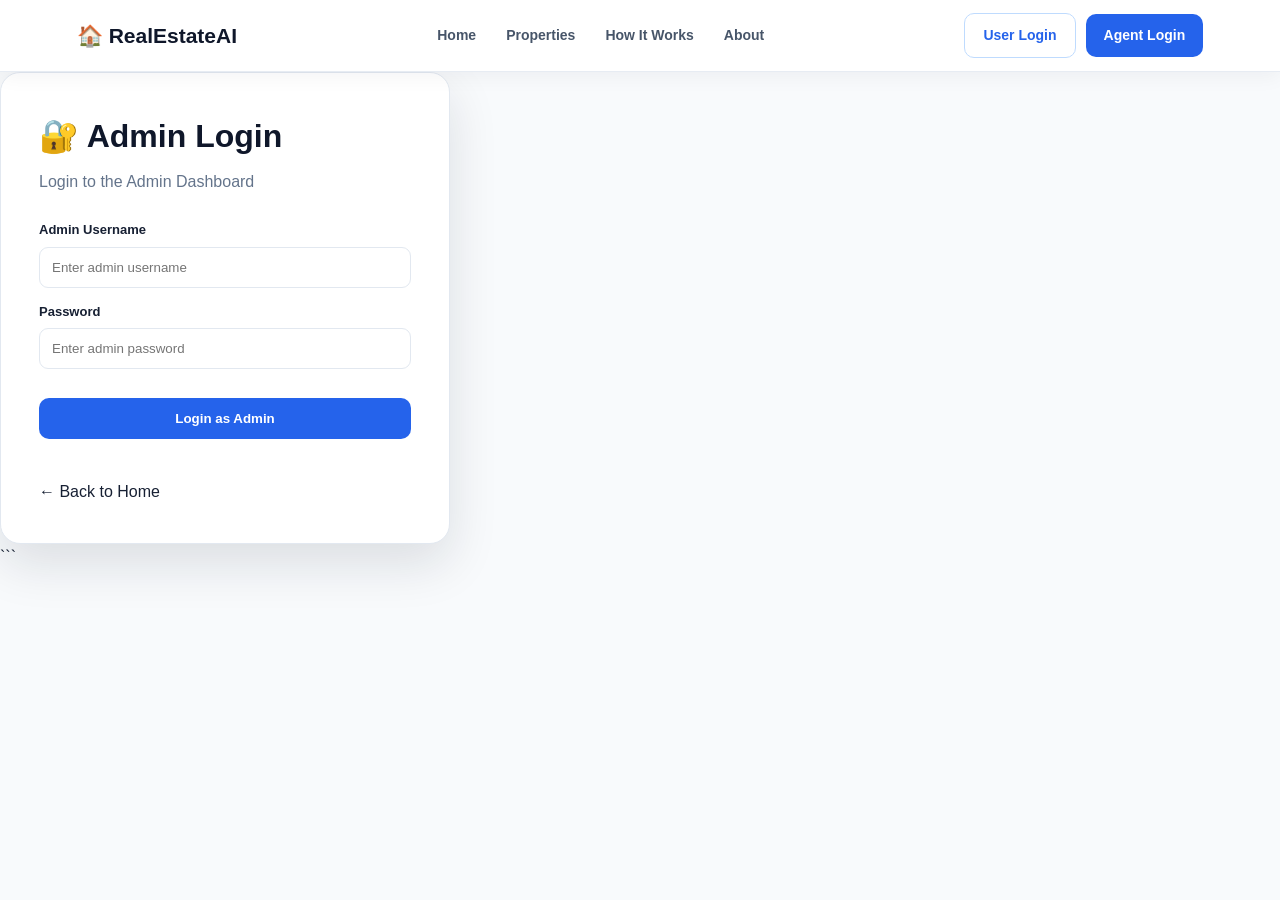
<file: pages/admin-login.html>
<!DOCTYPE html>

<html lang="en">

<head>
    <meta charset="UTF-8">
    <meta name="viewport" content="width=device-width, initial-scale=1.0">

<title>Admin Login - Real Estate AI</title>

<link rel="stylesheet" href="../css/style.css">

</head>

<body>

    <header class="main-navbar">

    <a href="/" class="home-logo">
        🏠 RealEstateAI
    </a>

    <nav>
        <a href="/">Home</a>
        <a href="/pages/properties.html">Properties</a>
        <a href="/#howItWorks">How It Works</a>
        <a href="/#about">About</a>
    </nav>

    <div class="nav-buttons">
        <a href="/pages/user-login.html" class="nav-login">
            User Login
        </a>

        <a href="/pages/agent-login.html" class="nav-register">
            Agent Login
        </a>
    </div>

</header>

<div class="auth-container">

    <div class="auth-box">

        <h1>🔐 Admin Login</h1>

        <p>Login to the Admin Dashboard</p>

        <form id="adminLoginForm">

            <div class="form-group">

                <label>Admin Username</label>

                <input
                    type="text"
                    id="adminUsername"
                    placeholder="Enter admin username"
                    required
                >

            </div>

            <div class="form-group">

                <label>Password</label>

                <input
                    type="password"
                    id="adminPassword"
                    placeholder="Enter admin password"
                    required
                >

            </div>

            <button
                type="submit"
                class="primary-btn"
                style="width:100%;">

                Login as Admin

            </button>

            <p id="adminLoginMessage"></p>

        </form>

        <br>

        <a href="../index.html">
            ← Back to Home
        </a>

    </div>

</div>


<script>

    document
        .getElementById("adminLoginForm")
        .addEventListener("submit", function(event) {

            event.preventDefault();

            const username =
                document
                .getElementById("adminUsername")
                .value
                .trim();

            const password =
                document
                .getElementById("adminPassword")
                .value;

            const message =
                document
                .getElementById("adminLoginMessage");


            // Fixed admin credentials

            if (
                username === "admin" &&
                password === "Admin@123"
            ) {

                localStorage.setItem(
                    "adminLoggedIn",
                    "true"
                );

                localStorage.setItem(
                    "adminUsername",
                    username
                );

                message.innerText =
                    "✓ Login successful!";

                message.style.color =
                    "#15803d";


                setTimeout(function() {

                    window.location.href =
                        "admin-dashboard.html";

                }, 500);

            } else {

                message.innerText =
                    "❌ Invalid admin username or password.";

                message.style.color =
                    "#dc2626";

            }

        });

</script>
```

</body>

</html>
</file>
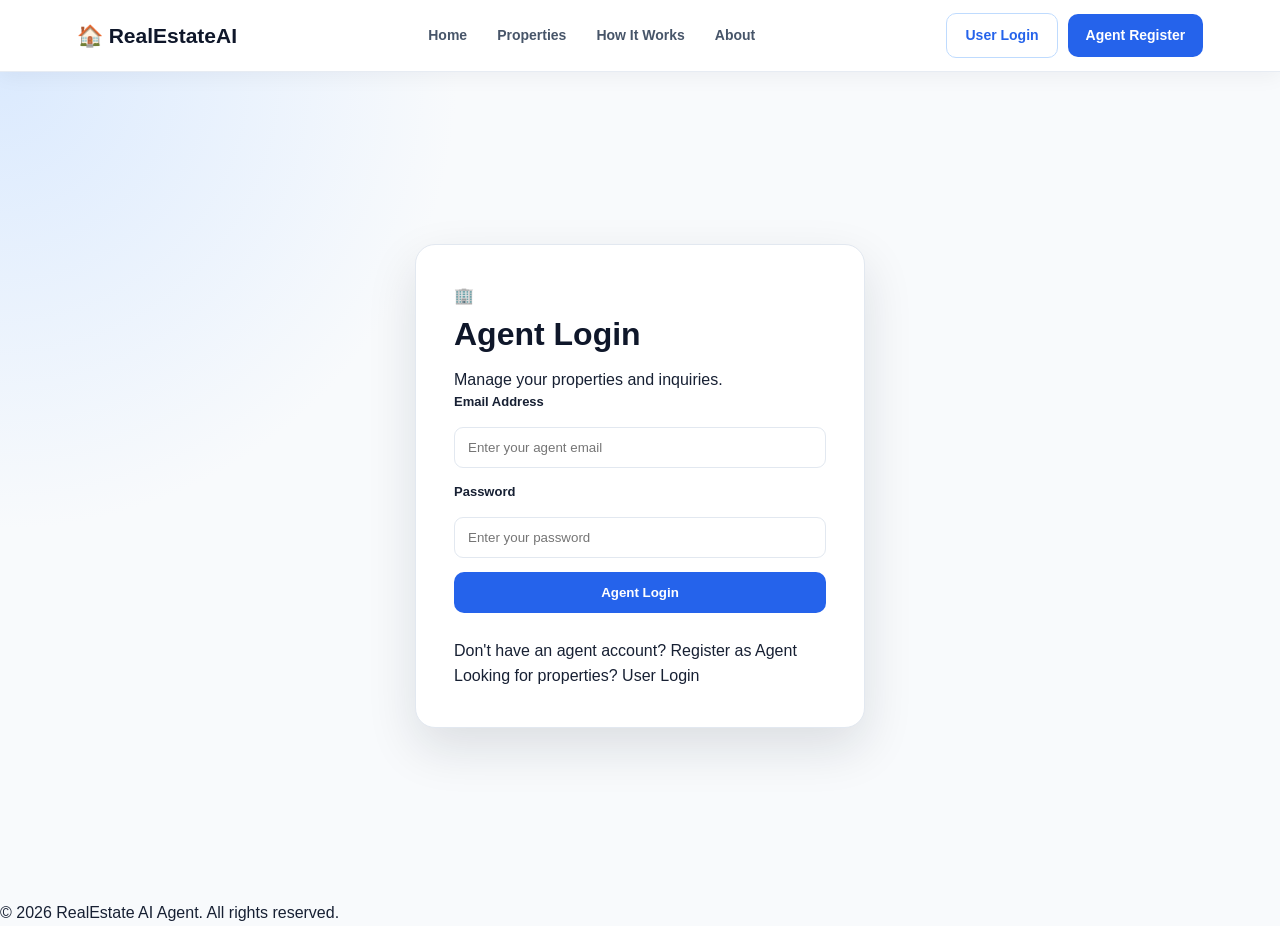
<file: pages/agent-login.html>
<!DOCTYPE html>
<html lang="en">

<head>

    <meta charset="UTF-8">
    <meta name="viewport" content="width=device-width, initial-scale=1.0">

    <title>Agent Login - RealEstate AI</title>

    <link rel="stylesheet" href="../css/style.css">

</head>

<body>

    <header class="main-navbar">

    <a href="/" class="home-logo">
        🏠 RealEstateAI
    </a>

    <nav>
        <a href="/">Home</a>
        <a href="/pages/properties.html">Properties</a>
        <a href="/#howItWorks">How It Works</a>
        <a href="/#about">About</a>
    </nav>

    <div class="nav-buttons">
        <a href="/pages/user-login.html" class="nav-login">
            User Login
        </a>

        <a href="/pages/agent-register.html" class="nav-register">
            Agent Register
        </a>
    </div>

</header>


    <!-- Agent Login -->

    <main class="auth-page">

        <div class="auth-box">

            <div class="auth-header">

                <div class="auth-icon">
                    🏢
                </div>

                <h1>Agent Login</h1>

                <p>
                    Manage your properties and inquiries.
                </p>

            </div>


            <form id="agentLoginForm">

                <label for="agentEmail">
                    Email Address
                </label>

                <input
                    type="email"
                    id="agentEmail"
                    placeholder="Enter your agent email"
                    required
                >


                <label for="agentPassword">
                    Password
                </label>

                <input
                    type="password"
                    id="agentPassword"
                    placeholder="Enter your password"
                    required
                >


                <button type="submit" class="auth-button">
                    Agent Login
                </button>

            </form>


            <p id="agentLoginMessage"></p>


            <div class="auth-footer">

                <p>
                    Don't have an agent account?
                    <a href="agent-register.html">
                        Register as Agent
                    </a>
                </p>

                <p>
                    Looking for properties?
                    <a href="user-login.html">
                        User Login
                    </a>
                </p>

            </div>

        </div>

    </main>


    <footer>

        <p>
            © 2026 RealEstate AI Agent. All rights reserved.
        </p>

    </footer>


    <script>

document
    .getElementById("agentLoginForm")
    .addEventListener("submit", async function(event) {

        event.preventDefault();


        const email =
            document
            .getElementById("agentEmail")
            .value
            .trim();


        const password =
            document
            .getElementById("agentPassword")
            .value;


        const message =
            document
            .getElementById("agentLoginMessage");


        message.innerText =
            "Logging in...";

        message.style.color =
            "#2563eb";


        try {

            const response =
                await fetch(
                    "/api/agent-login",
                    {
                        method: "POST",

                        headers: {
                            "Content-Type":
                                "application/json"
                        },

                        body: JSON.stringify({

                            email: email,

                            password: password

                        })
                    }
                );


            const result =
                await response.json();


            if (result.success) {

                // Save agent login

                localStorage.setItem(
                    "agentLoggedIn",
                    "true"
                );


                localStorage.setItem(
                    "agentName",
                    result.agent.name
                );


                localStorage.setItem(
                    "agentEmail",
                    result.agent.email
                );


                localStorage.setItem(
                    "agentAgency",
                    result.agent.agency
                );


                message.innerText =
                    "✓ Login successful!";

                message.style.color =
                    "#15803d";


                setTimeout(function() {

                    window.location.href =
                        "agent-dashboard.html";

                }, 700);


            } else {

                message.innerText =
                    result.message;

                message.style.color =
                    "#dc2626";

            }


        } catch (error) {

            console.error(error);

            message.innerText =
                "Unable to connect to the server.";

            message.style.color =
                "#dc2626";

        }

    });

</script>

</body>

</html>
</file>
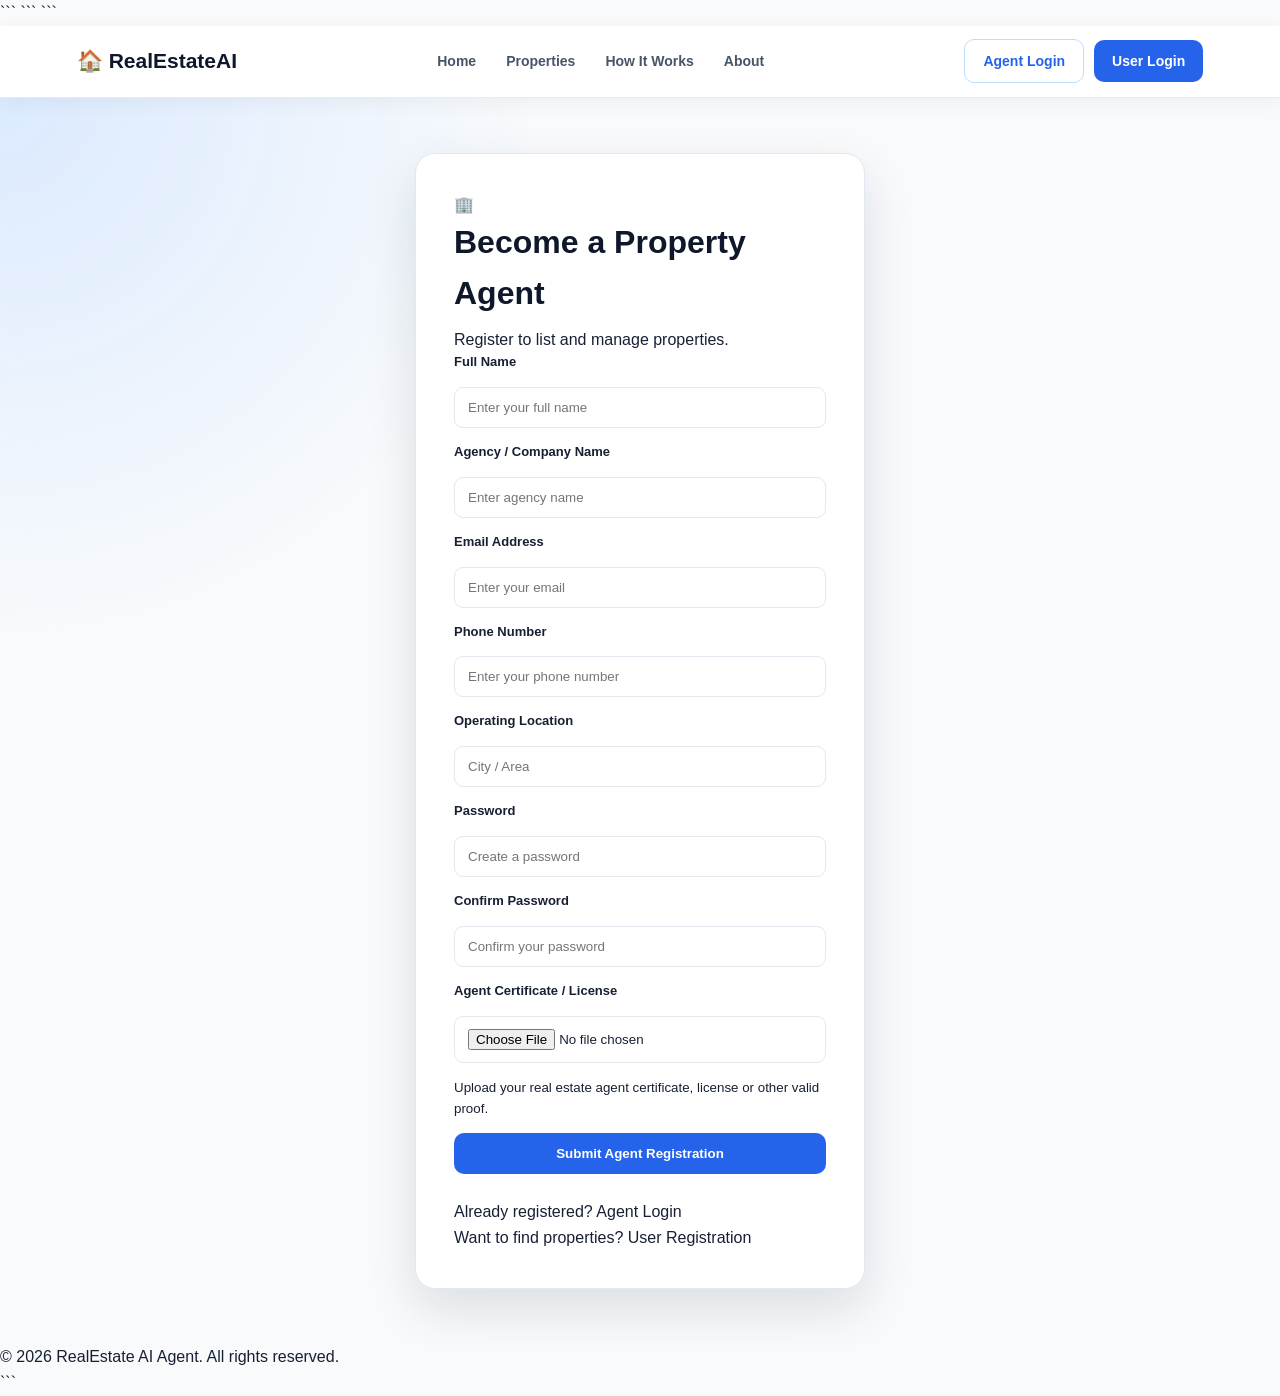
<file: pages/agent-register.html>
<!DOCTYPE html>

<html lang="en">

<head>

```
<meta charset="UTF-8">
<meta name="viewport" content="width=device-width, initial-scale=1.0">

<title>Agent Registration - RealEstate AI</title>

<link rel="stylesheet" href="../css/style.css">
```

</head>

<body>

```
<!-- Navigation -->

<header class="main-navbar">

    <a href="/" class="home-logo">
        🏠 RealEstateAI
    </a>

    <nav>
        <a href="/">Home</a>
        <a href="/pages/properties.html">Properties</a>
        <a href="/#howItWorks">How It Works</a>
        <a href="/#about">About</a>
    </nav>

    <div class="nav-buttons">
        <a href="/pages/agent-login.html" class="nav-login">
            Agent Login
        </a>

        <a href="/pages/user-login.html" class="nav-register">
            User Login
        </a>
    </div>

</header>


<!-- Agent Registration -->

<main class="auth-page">

    <div class="auth-box">

        <div class="auth-header">

            <div class="auth-icon">
                🏢
            </div>

            <h1>Become a Property Agent</h1>

            <p>
                Register to list and manage properties.
            </p>

        </div>


        <form
            id="agentRegisterForm"
            enctype="multipart/form-data"
        >

            <label for="agentName">
                Full Name
            </label>

            <input
                type="text"
                id="agentName"
                placeholder="Enter your full name"
                required
            >


            <label for="agencyName">
                Agency / Company Name
            </label>

            <input
                type="text"
                id="agencyName"
                placeholder="Enter agency name"
                required
            >


            <label for="agentEmailRegister">
                Email Address
            </label>

            <input
                type="email"
                id="agentEmailRegister"
                placeholder="Enter your email"
                required
            >


            <label for="agentPhone">
                Phone Number
            </label>

            <input
                type="tel"
                id="agentPhone"
                placeholder="Enter your phone number"
                required
            >


            <label for="agentLocation">
                Operating Location
            </label>

            <input
                type="text"
                id="agentLocation"
                placeholder="City / Area"
                required
            >


            <label for="agentPasswordRegister">
                Password
            </label>

            <input
                type="password"
                id="agentPasswordRegister"
                placeholder="Create a password"
                required
            >


            <label for="agentConfirmPassword">
                Confirm Password
            </label>

            <input
                type="password"
                id="agentConfirmPassword"
                placeholder="Confirm your password"
                required
            >


            <!-- Agent Certificate -->

            <label for="agentCertificate">
                Agent Certificate / License
            </label>

            <input
                type="file"
                id="agentCertificate"
                accept=".pdf,.jpg,.jpeg,.png"
                required
            >

            <small>
                Upload your real estate agent certificate,
                license or other valid proof.
            </small>


            <button
                type="submit"
                class="auth-button"
            >

                Submit Agent Registration

            </button>

        </form>


        <p id="agentRegisterMessage"></p>


        <div class="auth-footer">

            <p>
                Already registered?

                <a href="agent-login.html">
                    Agent Login
                </a>
            </p>

            <p>
                Want to find properties?

                <a href="user-register.html">
                    User Registration
                </a>
            </p>

        </div>

    </div>

</main>


<footer>

    <p>
        © 2026 RealEstate AI Agent. All rights reserved.
    </p>

</footer>


<script>

    document
        .getElementById("agentRegisterForm")
        .addEventListener("submit", async function(event) {

            event.preventDefault();


            const name =
                document.getElementById("agentName").value.trim();

            const agency =
                document.getElementById("agencyName").value.trim();

            const email =
                document.getElementById("agentEmailRegister").value.trim();

            const phone =
                document.getElementById("agentPhone").value.trim();

            const location =
                document.getElementById("agentLocation").value.trim();

            const password =
                document.getElementById("agentPasswordRegister").value;

            const confirmPassword =
                document.getElementById("agentConfirmPassword").value;

            const certificate =
                document.getElementById("agentCertificate").files[0];

            const message =
                document.getElementById("agentRegisterMessage");


            if (password !== confirmPassword) {

                message.innerText =
                    "❌ Passwords do not match.";

                message.style.color =
                    "#dc2626";

                return;
            }


            if (!certificate) {

                message.innerText =
                    "❌ Please upload your agent certificate.";

                message.style.color =
                    "#dc2626";

                return;
            }


            message.innerText =
                "Submitting agent registration...";

            message.style.color =
                "#2563eb";


            try {

                const formData =
                    new FormData();

                formData.append(
                    "name",
                    name
                );

                formData.append(
                    "agency",
                    agency
                );

                formData.append(
                    "email",
                    email
                );

                formData.append(
                    "phone",
                    phone
                );

                formData.append(
                    "location",
                    location
                );

                formData.append(
                    "password",
                    password
                );

                formData.append(
                    "certificate",
                    certificate
                );


                const response =
                    await fetch(
                        "/api/agent-register",
                        {
                            method: "POST",
                            body: formData
                        }
                    );


                const result =
                    await response.json();


                if (result.success) {

                    message.innerText =
                        "✓ Registration submitted successfully! Your account is pending admin approval.";

                    message.style.color =
                        "#15803d";


                    document
                        .getElementById("agentRegisterForm")
                        .reset();


                } else {

                    message.innerText =
                        result.message ||
                        "Registration failed.";

                    message.style.color =
                        "#dc2626";

                }


            } catch (error) {

                console.error(error);

                message.innerText =
                    "Unable to connect to the server.";

                message.style.color =
                    "#dc2626";

            }

        });

</script>
```

</body>

</html>
</file>
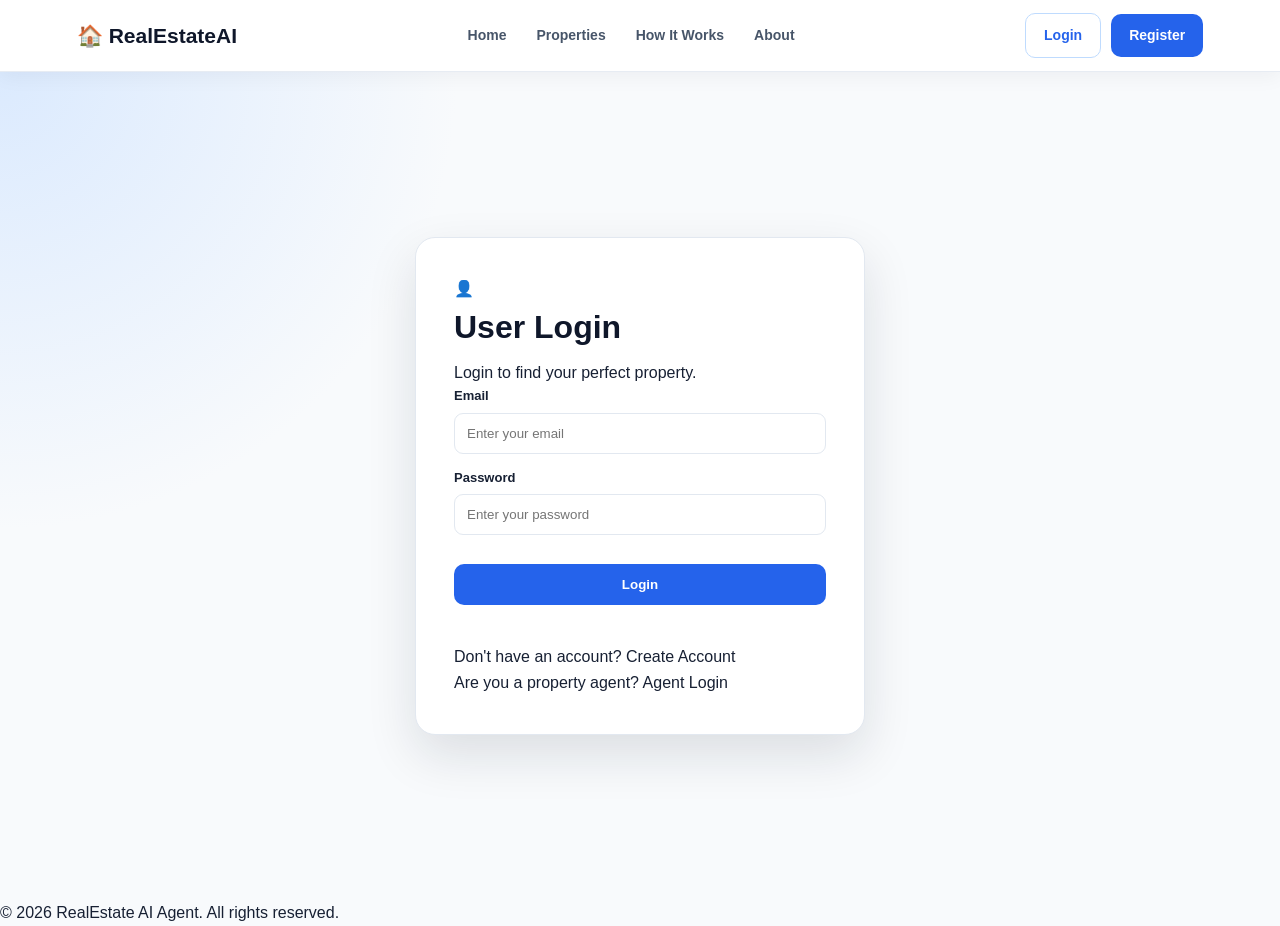
<file: pages/user-login.html>
<!DOCTYPE html>
<html lang="en">

<head>

    <meta charset="UTF-8">
    <meta name="viewport" content="width=device-width, initial-scale=1.0">

    <title>User Login - RealEstate AI</title>

    <link rel="stylesheet" href="../css/style.css">

</head>

<body>

    <header class="main-navbar">

    <a href="/" class="home-logo">
        🏠 RealEstateAI
    </a>

    <nav>
        <a href="/">Home</a>
        <a href="/pages/properties.html">Properties</a>
        <a href="/#howItWorks">How It Works</a>
        <a href="/#about">About</a>
    </nav>

    <div class="nav-buttons">
        <a href="/pages/user-login.html" class="nav-login">
            Login
        </a>

        <a href="/pages/user-register.html" class="nav-register">
            Register
        </a>
    </div>

</header>

    <!-- Login -->

    <main class="auth-page">

        <div class="auth-box">

            <div class="auth-header">

                <div class="auth-icon">
                    👤
                </div>

                <h1>User Login</h1>

                <p>
                    Login to find your perfect property.
                </p>

            </div>


            <form id="userLoginForm">

    <div class="form-group">

        <label>
            Email
        </label>

        <input
            type="email"
            id="userLoginEmail"
            placeholder="Enter your email"
            required>

    </div>


    <div class="form-group">

        <label>
            Password
        </label>

        <input
            type="password"
            id="userLoginPassword"
            placeholder="Enter your password"
            required>

    </div>


    <button
        type="submit"
        class="primary-btn">

        Login

    </button>


    <p id="userLoginMessage"></p>

</form>


            <p id="userLoginMessage"></p>


            <div class="auth-footer">

                <p>
                    Don't have an account?
                    <a href="user-register.html">
                        Create Account
                    </a>
                </p>

                <p>
                    Are you a property agent?
                    <a href="agent-login.html">
                        Agent Login
                    </a>
                </p>

            </div>

        </div>

    </main>


    <footer>

        <p>
            © 2026 RealEstate AI Agent. All rights reserved.
        </p>

    </footer>


    <script>
document.getElementById("userLoginForm").addEventListener("submit", async function(event) {

    event.preventDefault();

    const email =
        document.getElementById("userLoginEmail").value.trim();

    const password =
        document.getElementById("userLoginPassword").value;

    const message =
        document.getElementById("userLoginMessage");

    message.innerText = "Checking your account...";
    message.style.color = "#2563eb";

    try {

        const response = await fetch("/api/login", {
            method: "POST",
            headers: {
                "Content-Type": "application/json"
            },
            body: JSON.stringify({
                email: email,
                password: password
            })
        });

        const result = await response.json();

        if (result.success) {

            message.innerText = "✓ Login successful!";
            message.style.color = "green";

            localStorage.setItem("loggedInUser", "true");
            localStorage.setItem("loggedInUserName", result.user.name);

            setTimeout(function() {
                window.location.href = "user-dashboard.html";
            }, 800);

        } else {

            message.innerText = result.message;
            message.style.color = "red";
        }

    } catch (error) {

        console.error(error);

        message.innerText =
            "Unable to connect to the server.";

        message.style.color = "red";
    }

});
</script>

</body>

</html>
</file>
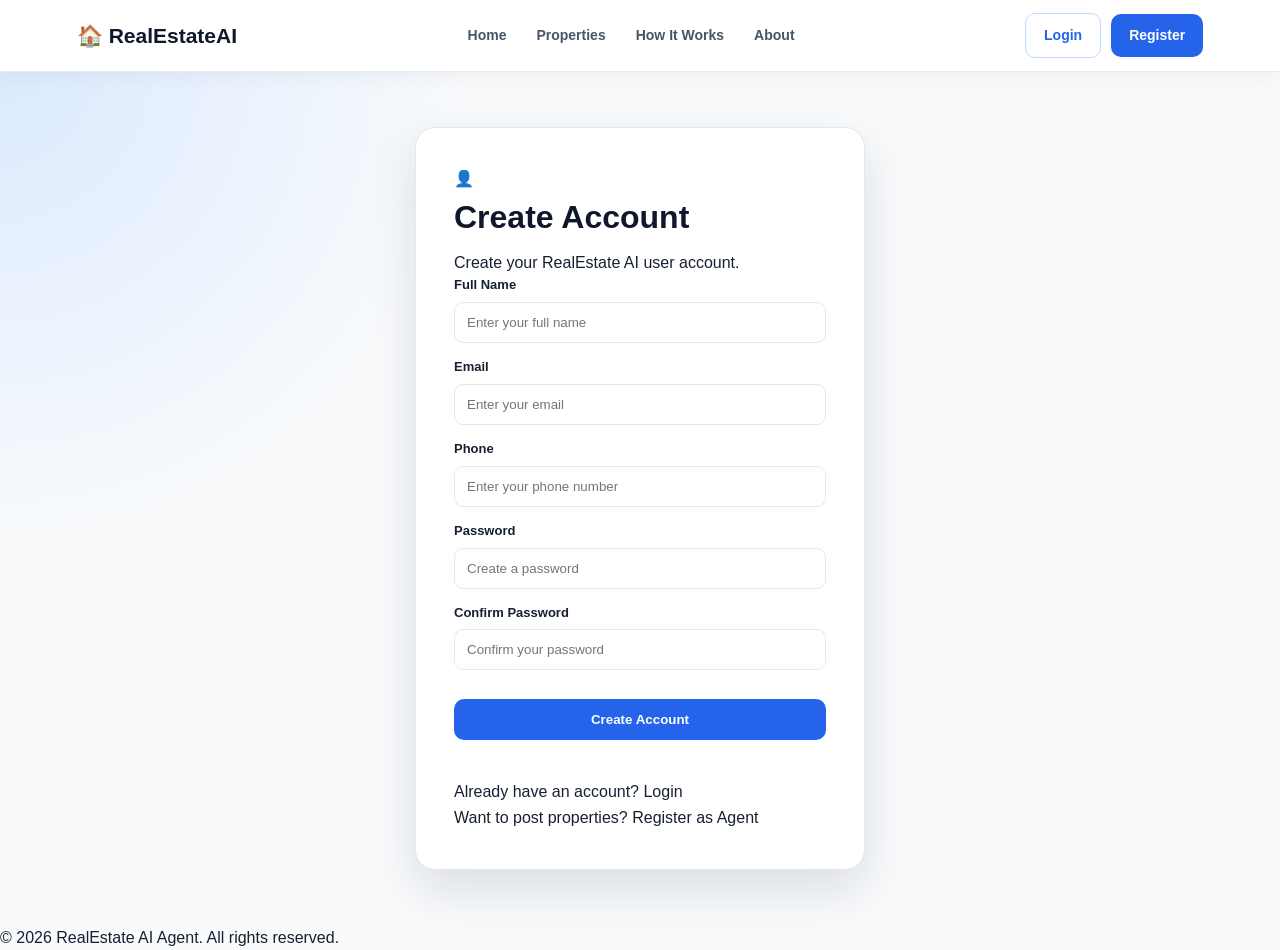
<file: pages/user-register.html>
<!DOCTYPE html>
<html lang="en">

<head>

    <meta charset="UTF-8">
    <meta name="viewport" content="width=device-width, initial-scale=1.0">

    <title>User Registration - RealEstate AI</title>

    <link rel="stylesheet" href="../css/style.css">

</head>

<body>

    <header class="main-navbar">

    <a href="/" class="home-logo">
        🏠 RealEstateAI
    </a>

    <nav>
        <a href="/">Home</a>
        <a href="/pages/properties.html">Properties</a>
        <a href="/#howItWorks">How It Works</a>
        <a href="/#about">About</a>
    </nav>

    <div class="nav-buttons">
        <a href="/pages/user-login.html" class="nav-login">
            Login
        </a>

        <a href="/pages/user-register.html" class="nav-register">
            Register
        </a>
    </div>

</header>


    <!-- Registration -->

    <main class="auth-page">

        <div class="auth-box">

            <div class="auth-header">

                <div class="auth-icon">
                    👤
                </div>

                <h1>Create Account</h1>

                <p>
                    Create your RealEstate AI user account.
                </p>

            </div>


            <form id="userRegisterForm">

    <div class="form-group">
        <label>Full Name</label>
        <input type="text" id="registerName"
               placeholder="Enter your full name" required>
    </div>

    <div class="form-group">
        <label>Email</label>
        <input type="email" id="registerEmail"
               placeholder="Enter your email" required>
    </div>

    <div class="form-group">
        <label>Phone</label>
        <input type="tel" id="registerPhone"
               placeholder="Enter your phone number" required>
    </div>

    <div class="form-group">
        <label>Password</label>
        <input type="password" id="registerPassword"
               placeholder="Create a password" required>
    </div>

    <div class="form-group">
        <label>Confirm Password</label>
        <input type="password" id="registerConfirmPassword"
               placeholder="Confirm your password" required>
    </div>

    <button type="submit" class="primary-btn">
        Create Account
    </button>

    <p id="registerMessage"></p>

</form>


            <p id="registerMessage"></p>


            <div class="auth-footer">

                <p>
                    Already have an account?
                    <a href="user-login.html">
                        Login
                    </a>
                </p>

                <p>
                    Want to post properties?
                    <a href="agent-register.html">
                        Register as Agent
                    </a>
                </p>

            </div>

        </div>

    </main>


    <footer>

        <p>
            © 2026 RealEstate AI Agent. All rights reserved.
        </p>

    </footer>


<script>
document.getElementById("userRegisterForm").addEventListener("submit", async function(event) {

    event.preventDefault();

    const message = document.getElementById("registerMessage");

    const name = document.getElementById("registerName").value.trim();
    const email = document.getElementById("registerEmail").value.trim();
    const phone = document.getElementById("registerPhone").value.trim();
    const password = document.getElementById("registerPassword").value;
    const confirmPassword = document.getElementById("registerConfirmPassword").value;

    if (password !== confirmPassword) {
        message.innerText = "Passwords do not match.";
        message.style.color = "red";
        return;
    }

    message.innerText = "Creating your account...";
    message.style.color = "#2563eb";

    try {

        const response = await fetch("/api/register", {
            method: "POST",
            headers: {
                "Content-Type": "application/json"
            },
            body: JSON.stringify({
                name: name,
                email: email,
                phone: phone,
                password: password
            })
        });

        const result = await response.json();

        if (result.success) {

            message.innerText = "✓ Account created successfully!";
            message.style.color = "green";

            setTimeout(function() {
                window.location.href = "user-login.html";
            }, 1000);

        } else {

            message.innerText = result.message;
            message.style.color = "red";
        }

    } catch (error) {

        console.error(error);

        message.innerText = "Unable to connect to the server.";
        message.style.color = "red";
    }

});
</script>

</body>

</html>
</file>
<file: css/style.css>
/* =========================================================
REALESTATEAI - COMPLETE APPLICATION CSS
Modern Blue / White Real Estate Theme
========================================================= */

* {
  margin: 0;
  padding: 0;
  box-sizing: border-box;
  }

:root {
--primary: #2563eb;
--primary-dark: #1d4ed8;
--primary-light: #eff6ff;
--secondary: #0f172a;
--text: #172033;
--muted: #64748b;
--light: #f8fafc;
--border: #e2e8f0;
--white: #ffffff;
--success: #16a34a;
--danger: #dc2626;
--warning: #d97706;
--shadow: 0 10px 30px rgba(15, 23, 42, 0.08);
--shadow-lg: 0 20px 50px rgba(15, 23, 42, 0.12);
--radius: 16px;
}

html {
scroll-behavior: smooth;
}

body {
font-family: Arial, Helvetica, sans-serif;
background: var(--light);
color: var(--text);
line-height: 1.6;
}

a {
color: inherit;
text-decoration: none;
}

button,
input,
textarea,
select {
font-family: inherit;
}

button {
cursor: pointer;
}

img {
max-width: 100%;
}

/* =========================================================
NAVBAR
========================================================= */

.main-navbar {
width: 100%;
min-height: 72px;
padding: 0 6%;
display: flex;
align-items: center;
justify-content: space-between;
gap: 25px;


background: rgba(255,255,255,0.94);
backdrop-filter: blur(15px);

border-bottom: 1px solid rgba(226,232,240,0.8);

position: sticky;
top: 0;
z-index: 1000;

box-shadow: 0 4px 20px rgba(15,23,42,0.05);


}

.home-logo {
font-size: 21px;
font-weight: 800;
color: var(--secondary);
white-space: nowrap;
}

.main-navbar nav {
display: flex;
align-items: center;
gap: 30px;
}

.main-navbar nav a {
color: #475569;
font-size: 14px;
font-weight: 600;
transition: 0.25s;
position: relative;
}

.main-navbar nav a:hover {
color: var(--primary);
}

.main-navbar nav a::after {
content: "";
position: absolute;
width: 0;
height: 2px;
background: var(--primary);
left: 0;
bottom: -7px;
transition: 0.25s;
}

.main-navbar nav a:hover::after {
width: 100%;
}

.nav-buttons {
display: flex;
align-items: center;
gap: 10px;
}

.nav-login,
.nav-register {
padding: 10px 18px;
border-radius: 10px;
font-size: 14px;
font-weight: 700;
transition: 0.25s;
}

.nav-login {
color: var(--primary);
border: 1px solid #bfdbfe;
background: #fff;
}

.nav-register {
background: var(--primary);
color: white;
}

.nav-login:hover,
.nav-register:hover {
transform: translateY(-2px);
}

.nav-register:hover {
background: var(--primary-dark);
}

/* =========================================================
HERO
========================================================= */

.home-hero {
min-height: 610px;
padding: 80px 7%;
display: grid;
grid-template-columns: 1fr 1fr;
align-items: center;
gap: 60px;


background:
    radial-gradient(circle at 80% 20%, #dbeafe 0, transparent 35%),
    linear-gradient(135deg, #f8fbff, #eef6ff);


}

.hero-content {
max-width: 650px;
}

.hero-tag {
display: inline-flex;
align-items: center;
padding: 7px 13px;
border-radius: 30px;
background: #dbeafe;
color: var(--primary-dark);
font-size: 11px;
font-weight: 800;
letter-spacing: 0.8px;
}

.hero-content h1 {
margin-top: 18px;
font-size: clamp(42px, 5vw, 70px);
line-height: 1.05;
letter-spacing: -2px;
color: var(--secondary);
}

.hero-content h1 span {
display: block;
color: var(--primary);
}

.hero-content > p {
margin-top: 22px;
max-width: 560px;
color: var(--muted);
font-size: 17px;
}

.hero-buttons {
display: flex;
gap: 13px;
flex-wrap: wrap;
margin-top: 30px;
}

.hero-primary,
.hero-secondary {
display: inline-flex;
align-items: center;
justify-content: center;
padding: 13px 21px;
border-radius: 11px;
font-weight: 700;
transition: 0.25s;
}

.hero-primary {
color: white;
background: linear-gradient(135deg, #2563eb, #1d4ed8);
box-shadow: 0 10px 22px rgba(37,99,235,0.25);
}

.hero-secondary {
color: var(--primary);
background: white;
border: 1px solid #bfdbfe;
}

.hero-primary:hover,
.hero-secondary:hover {
transform: translateY(-3px);
}

.hero-trust {
display: flex;
gap: 30px;
margin-top: 35px;
}

.hero-trust div {
display: flex;
flex-direction: column;
}

.hero-trust strong {
color: var(--secondary);
font-size: 18px;
}

.hero-trust span {
color: var(--muted);
font-size: 11px;
}

/* =========================================================
HERO PROPERTY SHOWCASE
========================================================= */

.hero-property-showcase {
min-height: 450px;
position: relative;
display: flex;
justify-content: center;
align-items: center;
}

.hero-main-property {
width: min(470px, 90%);
background: white;
padding: 10px;
border-radius: 22px;
box-shadow: var(--shadow-lg);
transform: rotate(1deg);
}

.hero-main-property img {
width: 100%;
height: 330px;
object-fit: cover;
border-radius: 16px;
display: block;
}

.hero-property-info {
padding: 14px 8px 6px;
display: flex;
justify-content: space-between;
align-items: center;
}

.hero-property-info span,
.hero-property-info p {
color: var(--muted);
font-size: 11px;
}

.hero-property-info h3 {
font-size: 18px;
margin: 2px 0;
}

.hero-property-price {
padding: 7px 11px;
border-radius: 8px;
background: #eff6ff;
color: var(--primary);
font-size: 12px;
font-weight: 800;
}

.floating-property-card {
position: absolute;
z-index: 3;
display: flex;
align-items: center;
gap: 10px;
padding: 8px;
background: white;
border-radius: 13px;
box-shadow: var(--shadow);
animation: floatCard 4s ease-in-out infinite;
}

.floating-property-card img {
width: 55px;
height: 55px;
object-fit: cover;
border-radius: 9px;
}

.floating-property-card div {
display: flex;
flex-direction: column;
}

.floating-property-card strong {
font-size: 12px;
}

.floating-property-card span {
color: var(--muted);
font-size: 10px;
}

.floating-card-one {
top: 45px;
left: 0;
}

.floating-card-two {
bottom: 65px;
right: 0;
animation-delay: 1s;
}

.hero-ai-badge {
position: absolute;
right: 15px;
top: 20px;
z-index: 5;
display: flex;
align-items: center;
gap: 9px;
padding: 10px 14px;
border-radius: 12px;
background: rgba(255,255,255,0.95);
box-shadow: var(--shadow);
}

.ai-badge-icon {
width: 35px;
height: 35px;
display: grid;
place-items: center;
border-radius: 10px;
background: #dbeafe;
}

.hero-ai-badge div:last-child {
display: flex;
flex-direction: column;
}

.hero-ai-badge strong {
font-size: 12px;
}

.hero-ai-badge span {
color: var(--success);
font-size: 10px;
font-weight: 700;
}

@keyframes floatCard {
0%, 100% {
transform: translateY(0);
}


50% {
    transform: translateY(-8px);
}


}

/* =========================================================
AI SEARCH
========================================================= */

.ai-search-section {
padding: 75px 7%;
background: white;
}

.ai-search-box {
max-width: 850px;
margin: auto;
padding: 42px;
text-align: center;


background:
    radial-gradient(circle at top right, #dbeafe, transparent 35%),
    #f8fbff;

border: 1px solid #dbeafe;
border-radius: 22px;
box-shadow: var(--shadow);


}

.ai-search-box h2 {
margin-top: 12px;
font-size: 32px;
}

.ai-search-box > p {
color: var(--muted);
margin: 8px 0 22px;
}

.ai-search-box textarea {
width: 100%;
padding: 15px;
border: 1px solid var(--border);
border-radius: 12px;
resize: vertical;
outline: none;
background: white;
font-size: 14px;
}

.ai-search-box textarea:focus {
border-color: var(--primary);
box-shadow: 0 0 0 3px #dbeafe;
}

.primary-btn {
margin-top: 15px;
padding: 13px 22px;
border: none;
border-radius: 10px;
color: white;
background: var(--primary);
font-weight: 700;
transition: 0.25s;
}

.primary-btn:hover {
background: var(--primary-dark);
transform: translateY(-2px);
}

/* =========================================================
SECTION HEADINGS
========================================================= */

.home-section-heading {
max-width: 700px;
margin: 0 auto 38px;
text-align: center;
}

.home-section-heading h2 {
margin-top: 12px;
font-size: 32px;
color: var(--secondary);
}

/* =========================================================
FEATURES
========================================================= */

.home-features {
padding: 80px 7%;
background: #f8fafc;
}

.feature-grid {
display: grid;
grid-template-columns: repeat(4, 1fr);
gap: 20px;
}

.feature-card {
padding: 28px;
background: white;
border: 1px solid var(--border);
border-radius: var(--radius);
box-shadow: 0 5px 20px rgba(15,23,42,0.04);
transition: 0.3s;
}

.feature-card:hover {
transform: translateY(-7px);
box-shadow: var(--shadow);
border-color: #bfdbfe;
}

.feature-icon {
width: 48px;
height: 48px;
display: grid;
place-items: center;
border-radius: 12px;
background: #eff6ff;
font-size: 22px;
margin-bottom: 18px;
}

.feature-card h3 {
margin-bottom: 8px;
}

.feature-card p {
color: var(--muted);
font-size: 14px;
}

/* =========================================================
HOW IT WORKS
========================================================= */

.how-section {
padding: 80px 7%;
background: white;
}

.steps-grid {
display: grid;
grid-template-columns: repeat(4, 1fr);
gap: 20px;
}

.step-card {
position: relative;
padding: 28px;
border: 1px solid var(--border);
border-radius: var(--radius);
background: white;
transition: 0.3s;
}

.step-card:hover {
transform: translateY(-5px);
box-shadow: var(--shadow);
}

.step-number {
width: 40px;
height: 40px;
display: grid;
place-items: center;
margin-bottom: 18px;
border-radius: 50%;
background: var(--primary);
color: white;
font-weight: 800;
}

.step-card p {
margin-top: 8px;
color: var(--muted);
font-size: 14px;
}

/* =========================================================
AGENT PROMO
========================================================= */

.agent-promo {
margin: 0;
padding: 65px 7%;
display: flex;
justify-content: space-between;
align-items: center;
gap: 30px;

color: white;

background:
    radial-gradient(circle at 90% 20%, #2563eb, transparent 30%),
    linear-gradient(135deg, #0f172a, #172554);

}

.agent-promo .hero-tag {
background: rgba(255,255,255,0.12);
color: #bfdbfe;
}

.agent-promo h2 {
font-size: 34px;
margin: 10px 0;
}

.agent-promo p {
max-width: 650px;
color: #cbd5e1;
}

.agent-login-link {
display: inline-block;
margin-left: 15px;
color: white;
font-weight: 700;
}

/* =========================================================
ABOUT
========================================================= */

.home-about {
padding: 85px 7%;
text-align: center;
background: white;
}

.home-about h2 {
margin: 15px auto;
font-size: 34px;
max-width: 750px;
}

.home-about p {
max-width: 750px;
margin: auto;
color: var(--muted);
}

/* =========================================================
FOOTER
========================================================= */

.home-footer {
padding: 55px 7%;
display: grid;
grid-template-columns: 2fr 1fr 1fr;
gap: 50px;

color: #cbd5e1;
background: #0f172a;


}

.home-footer h3 {
color: white;
font-size: 20px;
}

.home-footer h4 {
color: white;
margin-bottom: 12px;
}

.home-footer p {
margin-top: 8px;
color: #94a3b8;
}

.home-footer a {
display: block;
width: fit-content;
margin: 8px 0;
color: #94a3b8;
font-size: 14px;
}

.home-footer a:hover {
color: #60a5fa;
}

/* =========================================================
PROPERTY LISTING PAGE
========================================================= */

.property-page,
.properties-page {
min-height: 100vh;
padding: 50px 6%;
background: #f8fafc;
}

.property-page-header,
.properties-header {
margin-bottom: 30px;
}

.property-page-header h1,
.properties-header h1 {
font-size: 35px;
color: var(--secondary);
}

.property-page-header p,
.properties-header p {
color: var(--muted);
}

.property-search {
display: flex;
gap: 12px;
flex-wrap: wrap;
padding: 20px;
margin-bottom: 30px;

background: white;
border: 1px solid var(--border);
border-radius: 15px;
box-shadow: var(--shadow);


}

.property-search input,
.property-search select {
flex: 1;
min-width: 170px;
padding: 12px 14px;
border: 1px solid var(--border);
border-radius: 9px;
outline: none;
background: white;
}

.property-search input:focus,
.property-search select:focus {
border-color: var(--primary);
}

.property-search button {
padding: 12px 20px;
border: none;
border-radius: 9px;
background: var(--primary);
color: white;
font-weight: 700;
}

/* =========================================================
PROPERTY CARDS
========================================================= */

.property-grid,
.properties-grid {
display: grid;
grid-template-columns: repeat(3, 1fr);
gap: 25px;
}

.property-card {
overflow: hidden;
background: white;
border: 1px solid var(--border);
border-radius: 17px;
box-shadow: 0 5px 18px rgba(15,23,42,0.05);
transition: 0.3s;
}

.property-card:hover {
transform: translateY(-7px);
box-shadow: var(--shadow-lg);
border-color: #bfdbfe;
}

.property-card img,
.property-image {
width: 100%;
height: 220px;
display: block;
object-fit: cover;
}

.property-card-content {
padding: 20px;
}

.property-card h3 {
margin-bottom: 6px;
font-size: 19px;
}

.property-location {
color: var(--muted);
font-size: 13px;
}

.property-price {
margin: 12px 0;
color: var(--primary);
font-size: 21px;
font-weight: 800;
}

.property-meta {
display: flex;
gap: 14px;
flex-wrap: wrap;
color: #475569;
font-size: 12px;
}

.property-card button,
.property-card .view-btn {
display: inline-block;
width: 100%;
margin-top: 17px;
padding: 11px;
border: none;
border-radius: 9px;
background: var(--primary);
color: white;
text-align: center;
font-weight: 700;
}

/* =========================================================
PROPERTY GALLERY
========================================================= */

.property-gallery,
.details-gallery {
position: relative;
overflow: hidden;
border-radius: 15px;
background: #e2e8f0;
}

.property-gallery img,
.details-gallery img,
.details-gallery-slide {
width: 100%;
height: 430px;
display: block;
object-fit: cover;
}

.gallery-arrow,
.details-gallery-arrow {
position: absolute;
top: 50%;
transform: translateY(-50%);
width: 40px;
height: 40px;
border: none;
border-radius: 50%;
background: rgba(15,23,42,0.7);
color: white;
font-size: 20px;
z-index: 5;
}

.gallery-arrow:hover,
.details-gallery-arrow:hover {
background: var(--primary);
}

.gallery-arrow.left,
.details-gallery-arrow.left {
left: 12px;
}

.gallery-arrow.right,
.details-gallery-arrow.right {
right: 12px;
}

.gallery-counter {
position: absolute;
right: 12px;
bottom: 12px;
padding: 5px 10px;
border-radius: 20px;
background: rgba(15,23,42,0.7);
color: white;
font-size: 11px;
}

/* =========================================================
PROPERTY DETAILS
========================================================= */

.property-details {
max-width: 1100px;
margin: 45px auto;
padding: 30px;
background: white;
border: 1px solid var(--border);
border-radius: 20px;
box-shadow: var(--shadow);
}

.property-details h1 {
margin: 20px 0 5px;
font-size: 35px;
}

.property-details .details-location {
color: var(--muted);
}

.property-details .details-price {
margin: 15px 0;
color: var(--primary);
font-size: 28px;
font-weight: 800;
}

.details-meta {
display: flex;
gap: 15px;
flex-wrap: wrap;
margin: 20px 0;
}

.details-meta div {
padding: 12px 18px;
border-radius: 10px;
background: #f1f5f9;
}

.property-description {
margin-top: 25px;
}

.property-description p {
margin-top: 10px;
color: var(--muted);
}

.agent-property-info {
margin-top: 30px;
padding: 20px;
border-radius: 13px;
background: #eff6ff;
border: 1px solid #dbeafe;
}

/* =========================================================
AUTH PAGES
========================================================= */

.auth-page {
min-height: calc(100vh - 72px);
padding: 55px 20px;
display: flex;
align-items: center;
justify-content: center;

background:
    radial-gradient(circle at top left, #dbeafe, transparent 30%),
    #f8fafc;

}

.auth-box {
width: min(450px, 100%);
padding: 38px;
background: white;
border: 1px solid var(--border);
border-radius: 20px;
box-shadow: var(--shadow-lg);
}

.auth-box h1,
.auth-box h2 {
margin-bottom: 7px;
color: var(--secondary);
}

.auth-box > p {
color: var(--muted);
margin-bottom: 25px;
}

.auth-box form {
display: flex;
flex-direction: column;
gap: 14px;
}

.auth-box label {
font-size: 13px;
font-weight: 700;
}

.auth-box input,
.auth-box select,
.auth-box textarea {
width: 100%;
padding: 12px 13px;
border: 1px solid var(--border);
border-radius: 9px;
outline: none;
background: white;
}

.auth-box input:focus,
.auth-box select:focus,
.auth-box textarea:focus {
border-color: var(--primary);
box-shadow: 0 0 0 3px #dbeafe;
}

.auth-box button,
.auth-submit {
padding: 13px;
border: none;
border-radius: 10px;
background: var(--primary);
color: white;
font-weight: 800;
}

.auth-box button:hover,
.auth-submit:hover {
background: var(--primary-dark);
}

.auth-link {
margin-top: 20px;
text-align: center;
color: var(--muted);
font-size: 13px;
}

.auth-link a {
color: var(--primary);
font-weight: 700;
}

/* =========================================================
DASHBOARD
========================================================= */

.dashboard {
min-height: 100vh;
background: #f8fafc;
}

.dashboard-header {
padding: 28px 6%;
color: white;

background:
    radial-gradient(circle at 90% 20%, #2563eb, transparent 30%),
    linear-gradient(135deg, #0f172a, #172554);

}

.dashboard-header h1 {
font-size: 30px;
}

.dashboard-header p {
color: #cbd5e1;
}

.dashboard-container {
display: grid;
grid-template-columns: 230px 1fr;
min-height: calc(100vh - 120px);
}

.dashboard-sidebar {
padding: 25px 15px;
background: white;
border-right: 1px solid var(--border);
}

.dashboard-sidebar a {
display: block;
padding: 12px 15px;
margin-bottom: 5px;
border-radius: 9px;
color: #475569;
font-size: 14px;
font-weight: 600;
}

.dashboard-sidebar a:hover,
.dashboard-sidebar a.active {
color: var(--primary);
background: #eff6ff;
}

.dashboard-content {
padding: 35px;
}

.dashboard-content h2 {
margin-bottom: 20px;
}

.dashboard-stats,
.stats-grid {
display: grid;
grid-template-columns: repeat(4, 1fr);
gap: 18px;
margin-bottom: 30px;
}

.stat-card {
padding: 22px;
background: white;
border: 1px solid var(--border);
border-radius: 14px;
box-shadow: 0 5px 18px rgba(15,23,42,0.04);
}

.stat-card span {
color: var(--muted);
font-size: 12px;
}

.stat-card h3 {
margin-top: 7px;
font-size: 28px;
color: var(--primary);
}

/* =========================================================
DASHBOARD SECTIONS
========================================================= */

.dashboard-section,
.admin-section,
.agent-section,
.user-section {
margin-bottom: 25px;
padding: 25px;
background: white;
border: 1px solid var(--border);
border-radius: 15px;
box-shadow: 0 5px 18px rgba(15,23,42,0.04);
}

.dashboard-section h3,
.admin-section h3,
.agent-section h3,
.user-section h3 {
margin-bottom: 15px;
}

/* =========================================================
FORMS
========================================================= */

.form-grid {
display: grid;
grid-template-columns: repeat(2, 1fr);
gap: 15px;
}

.form-group {
display: flex;
flex-direction: column;
gap: 6px;
}

.form-group.full {
grid-column: 1 / -1;
}

.form-group label {
font-size: 13px;
font-weight: 700;
}

.form-group input,
.form-group textarea,
.form-group select {
padding: 12px;
border: 1px solid var(--border);
border-radius: 9px;
outline: none;
}

.form-group textarea {
min-height: 110px;
resize: vertical;
}

.form-group input:focus,
.form-group textarea:focus,
.form-group select:focus {
border-color: var(--primary);
}

/* =========================================================
TABLES
========================================================= */

.table-container {
width: 100%;
overflow-x: auto;
}

table {
width: 100%;
border-collapse: collapse;
background: white;
}

th,
td {
padding: 13px 12px;
text-align: left;
border-bottom: 1px solid var(--border);
font-size: 13px;
}

th {
color: #334155;
background: #f8fafc;
font-weight: 800;
}

tr:hover td {
background: #f8fbff;
}

/* =========================================================
STATUS BADGES
========================================================= */

.status,
.badge {
display: inline-flex;
padding: 5px 10px;
border-radius: 20px;
font-size: 11px;
font-weight: 800;
}

.status-approved,
.badge-approved,
.status-success {
color: #166534;
background: #dcfce7;
}

.status-pending,
.badge-pending {
color: #92400e;
background: #fef3c7;
}

.status-rejected,
.badge-rejected {
color: #991b1b;
background: #fee2e2;
}

/* =========================================================
BUTTONS
========================================================= */

.btn,
.primary-button,
.secondary-button,
.success-btn,
.danger-btn,
.edit-btn,
.delete-btn {
display: inline-flex;
align-items: center;
justify-content: center;
padding: 9px 14px;
border: none;
border-radius: 8px;
font-size: 12px;
font-weight: 700;
transition: 0.2s;
}

.btn:hover,
.primary-button:hover,
.secondary-button:hover,
.success-btn:hover,
.danger-btn:hover,
.edit-btn:hover,
.delete-btn:hover {
transform: translateY(-2px);
}

.primary-button,
.btn-primary {
background: var(--primary);
color: white;
}

.secondary-button,
.btn-secondary {
background: #e2e8f0;
color: #334155;
}

.success-btn {
background: #16a34a;
color: white;
}

.danger-btn,
.delete-btn {
background: #dc2626;
color: white;
}

.edit-btn {
background: #f59e0b;
color: white;
}

/* =========================================================
MODALS
========================================================= */

.modal,
.modal-overlay {
position: fixed;
inset: 0;
z-index: 2000;
display: none;
align-items: center;
justify-content: center;
padding: 20px;
background: rgba(15,23,42,0.65);
backdrop-filter: blur(4px);
}

.modal.active,
.modal-overlay.active {
display: flex;
}

.modal-content {
width: min(600px, 100%);
max-height: 90vh;
overflow-y: auto;
padding: 28px;
border-radius: 17px;
background: white;
box-shadow: var(--shadow-lg);
}

.modal-close {
float: right;
border: none;
background: none;
font-size: 22px;
}

/* =========================================================
ALERTS / MESSAGES
========================================================= */

.success-message,
.alert-success {
padding: 12px 15px;
border-radius: 9px;
color: #166534;
background: #dcfce7;
border: 1px solid #bbf7d0;
}

.error-message,
.alert-danger {
padding: 12px 15px;
border-radius: 9px;
color: #991b1b;
background: #fee2e2;
border: 1px solid #fecaca;
}

.info-message,
.alert-info {
padding: 12px 15px;
border-radius: 9px;
color: #1e40af;
background: #dbeafe;
border: 1px solid #bfdbfe;
}

/* =========================================================
IMAGE UPLOAD
========================================================= */

.upload-box {
padding: 25px;
text-align: center;
border: 2px dashed #bfdbfe;
border-radius: 13px;
background: #f8fbff;
}

.upload-box input[type="file"] {
margin-top: 12px;
}

/* =========================================================
ZOOM IMAGE
========================================================= */

.image-zoom-overlay {
position: fixed;
inset: 0;
z-index: 3000;
display: none;
align-items: center;
justify-content: center;
padding: 30px;
background: rgba(0,0,0,0.9);
}

.image-zoom-overlay.active {
display: flex;
}

.image-zoom-overlay img {
max-width: 95%;
max-height: 90vh;
object-fit: contain;
}

.image-zoom-close {
position: absolute;
top: 20px;
right: 25px;
color: white;
font-size: 35px;
border: none;
background: none;
}

/* =========================================================
LOADING
========================================================= */

.loading {
padding: 50px;
text-align: center;
color: var(--muted);
}

.spinner {
width: 35px;
height: 35px;
margin: auto;
border: 4px solid #dbeafe;
border-top-color: var(--primary);
border-radius: 50%;
animation: spin 0.8s linear infinite;
}

@keyframes spin {
to {
transform: rotate(360deg);
}
}

/* =========================================================
FAVORITES
========================================================= */

.favorite-btn {
width: 38px;
height: 38px;
display: grid;
place-items: center;
border: none;
border-radius: 50%;
background: white;
box-shadow: 0 5px 15px rgba(0,0,0,0.12);
font-size: 18px;
transition: 0.2s;
}

.favorite-btn:hover {
transform: scale(1.08);
}

.favorite-btn.active {
color: #ef4444;
}

/* =========================================================
AI RECOMMENDATION CARD
========================================================= */

.ai-recommended {
position: relative;
border: 2px solid #60a5fa;
}

.ai-recommended::before {
content: "🤖 AI Recommended";
position: absolute;
top: 10px;
left: 10px;
z-index: 5;
padding: 5px 9px;
border-radius: 20px;
color: white;
background: var(--primary);
font-size: 10px;
font-weight: 800;
}

/* =========================================================
EMPTY STATES
========================================================= */

.empty-state {
padding: 60px 20px;
text-align: center;
color: var(--muted);
}

.empty-state h3 {
color: var(--secondary);
margin-bottom: 7px;
}

/* =========================================================
RESPONSIVE - TABLETS
========================================================= */

@media (max-width: 1000px) {


.home-hero {
    grid-template-columns: 1fr;
    text-align: center;
}

.hero-content {
    margin: auto;
}

.hero-buttons,
.hero-trust {
    justify-content: center;
}

.hero-property-showcase {
    max-width: 650px;
    width: 100%;
    margin: auto;
}

.feature-grid,
.steps-grid {
    grid-template-columns: repeat(2, 1fr);
}

.property-grid,
.properties-grid {
    grid-template-columns: repeat(2, 1fr);
}

.dashboard-stats,
.stats-grid {
    grid-template-columns: repeat(2, 1fr);
}

.dashboard-container {
    grid-template-columns: 180px 1fr;
}


}

/* =========================================================
RESPONSIVE - MOBILE
========================================================= */

@media (max-width: 700px) {
.main-navbar {
    padding: 12px 5%;
    flex-wrap: wrap;
    justify-content: center;
}

.main-navbar nav {
    order: 3;
    width: 100%;
    justify-content: center;
    gap: 18px;
    overflow-x: auto;
}

.nav-buttons {
    gap: 5px;
}

.home-hero {
    padding: 55px 5%;
}

.hero-content h1 {
    font-size: 42px;
}

.hero-property-showcase {
    min-height: 370px;
}

.hero-main-property img {
    height: 260px;
}

.floating-card-one {
    left: -5px;
    top: 20px;
}

.floating-card-two {
    right: -5px;
    bottom: 25px;
}

.hero-ai-badge {
    right: 0;
}

.hero-trust {
    gap: 15px;
}

.feature-grid,
.steps-grid,
.property-grid,
.properties-grid {
    grid-template-columns: 1fr;
}

.home-features,
.how-section,
.ai-search-section {
    padding: 55px 5%;
}

.agent-promo {
    flex-direction: column;
    align-items: flex-start;
    padding: 50px 5%;
}

.home-footer {
    grid-template-columns: 1fr;
    gap: 30px;
    padding: 45px 7%;
}

.property-details {
    margin: 25px 5%;
    padding: 20px;
}

.property-details h1 {
    font-size: 28px;
}

.details-meta {
    display: grid;
    grid-template-columns: repeat(2, 1fr);
}

.form-grid {
    grid-template-columns: 1fr;
}

.form-group.full {
    grid-column: auto;
}

.dashboard-container {
    display: block;
}

.dashboard-sidebar {
    display: flex;
    gap: 5px;
    overflow-x: auto;
    border-right: none;
    border-bottom: 1px solid var(--border);
}

.dashboard-sidebar a {
    white-space: nowrap;
}

.dashboard-content {
    padding: 20px;
}

.dashboard-stats,
.stats-grid {
    grid-template-columns: 1fr 1fr;
}

.dashboard-section,
.admin-section,
.agent-section,
.user-section {
    padding: 18px;
}

.ai-search-box {
    padding: 28px 20px;
}

.home-section-heading h2 {
    font-size: 27px;
}

}

/* =========================================================
RESPONSIVE - SMALL PHONES
========================================================= */

@media (max-width: 450px) {


.main-navbar nav {
    gap: 13px;
}

.main-navbar nav a {
    font-size: 12px;
}

.nav-login,
.nav-register {
    padding: 8px 12px;
    font-size: 12px;
}

.hero-content h1 {
    font-size: 35px;
}

.hero-content > p {
    font-size: 14px;
}

.hero-main-property img {
    height: 220px;
}

.floating-property-card {
    transform: scale(0.85);
}

.floating-card-one {
    left: -18px;
}

.floating-card-two {
    right: -18px;
}

.hero-ai-badge {
    transform: scale(0.85);
    right: -10px;
}

.dashboard-stats,
.stats-grid {
    grid-template-columns: 1fr;
}

.auth-box {
    padding: 25px 20px;
}

}
</file>
